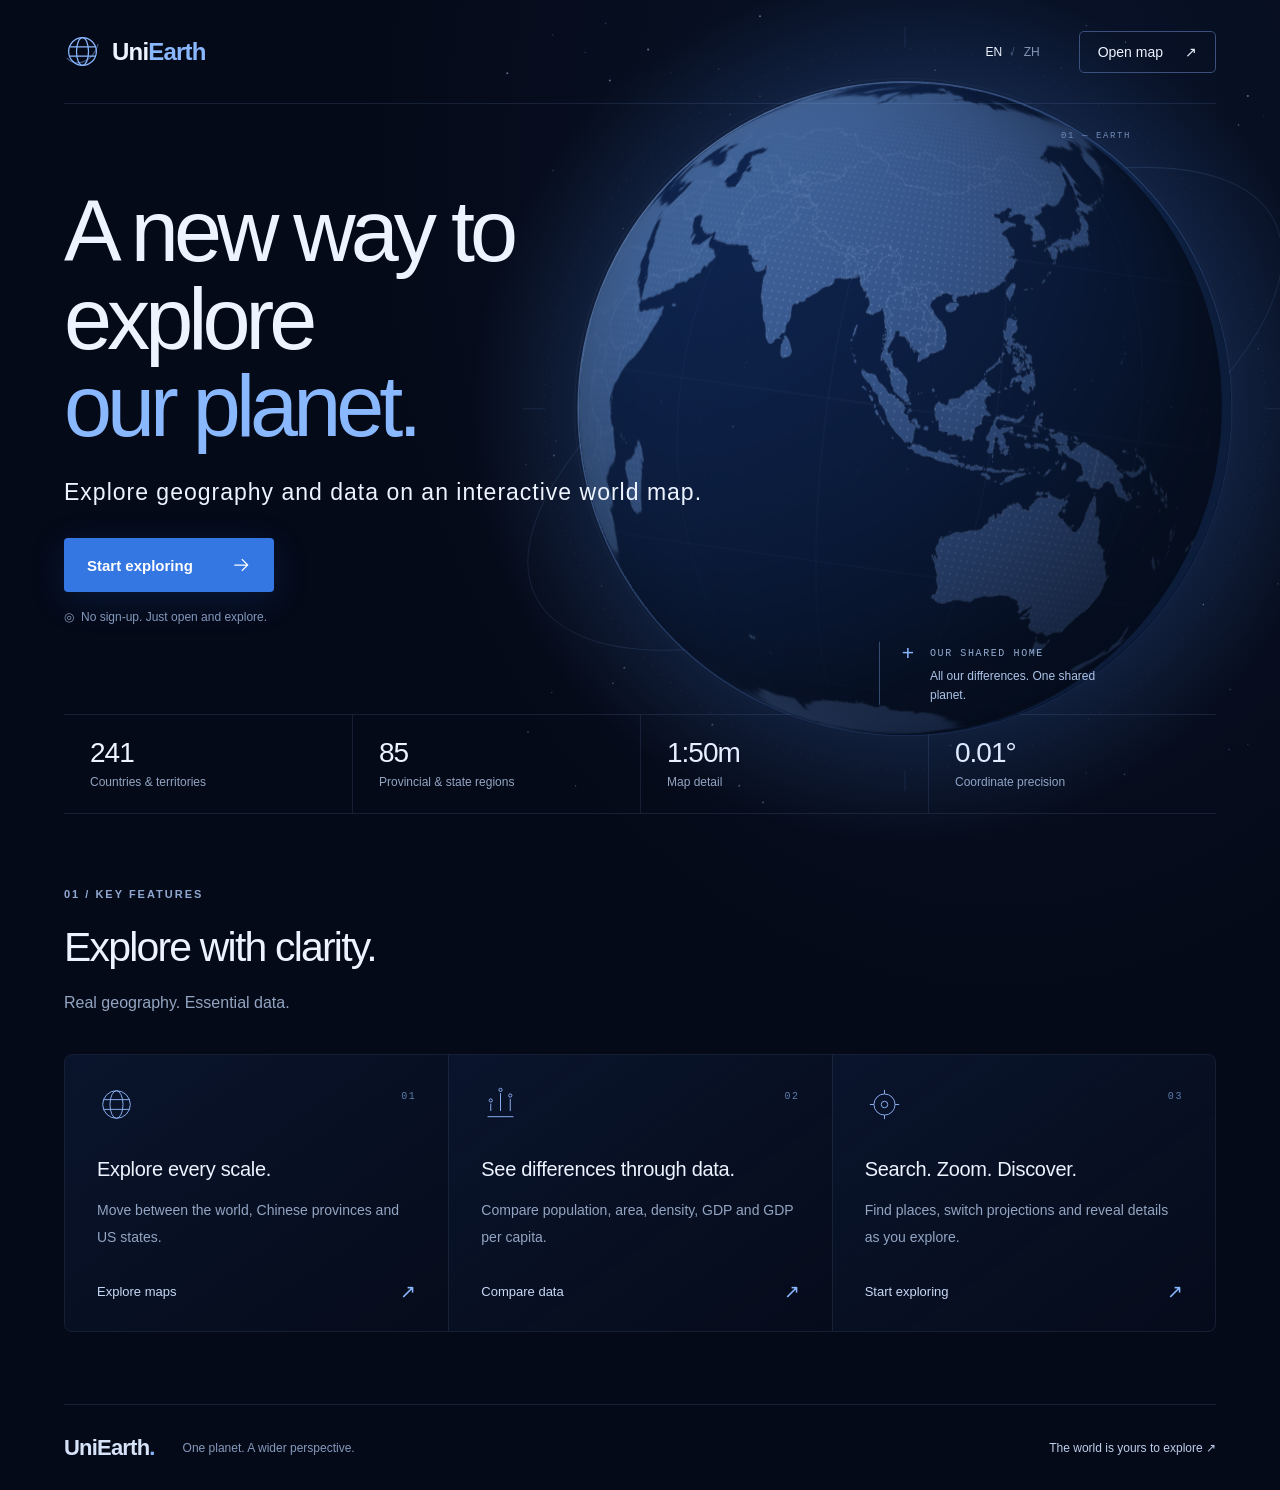
<file: index.html>
<!doctype html>
<html lang="en"><head>
  <meta charset="utf-8">
  <meta name="viewport" content="width=device-width, initial-scale=1">
  <meta name="theme-color" content="#050a18">
  <meta name="description" content="Explore the world, Chinese provinces and US states with UniEarth. Compare population, area, density and GDP on an interactive map. Free, with no sign-up.">
  <title>Interactive World Map &amp; Geography Data | UniEarth</title>
  <!-- SEO:START -->
<meta name="robots" content="index,follow,max-image-preview:large">
<meta property="og:type" content="website">
<meta property="og:site_name" content="UniEarth">
<meta property="og:title" content="Interactive World Map &amp; Geography Data | UniEarth">
<meta property="og:description" content="Explore the world, Chinese provinces and US states with UniEarth. Compare population, area, density and GDP on an interactive map. Free, with no sign-up.">
<meta property="og:locale" content="en_US">
<meta property="og:locale:alternate" content="zh_CN">
<meta name="twitter:card" content="summary_large_image">
<meta name="twitter:title" content="Interactive World Map &amp; Geography Data | UniEarth">
<meta name="twitter:description" content="Explore the world, Chinese provinces and US states with UniEarth. Compare population, area, density and GDP on an interactive map. Free, with no sign-up.">
<meta property="og:image" content="https://uniearth.org/assets/social-preview.png">
<meta property="og:image:width" content="1200">
<meta property="og:image:height" content="630">
<meta property="og:image:type" content="image/png">
<meta property="og:image:alt" content="UniEarth interactive world map and geography data">
<meta name="twitter:image" content="https://uniearth.org/assets/social-preview.png">
<meta name="twitter:image:alt" content="UniEarth interactive world map and geography data">
<link rel="canonical" href="https://uniearth.org/">
<meta property="og:url" content="https://uniearth.org/">
<script type="application/ld+json" id="seo-structured-data">
{
  "@context": "https://schema.org",
  "@graph": [
    {
      "@type": "WebSite",
      "@id": "https://uniearth.org/#website",
      "url": "https://uniearth.org/",
      "name": "UniEarth",
      "inLanguage": [
        "en",
        "zh-CN"
      ]
    },
    {
      "@type": "WebPage",
      "@id": "https://uniearth.org/#webpage",
      "url": "https://uniearth.org/",
      "name": "Interactive World Map & Geography Data | UniEarth",
      "description": "Explore the world, Chinese provinces and US states with UniEarth. Compare population, area, density and GDP on an interactive map. Free, with no sign-up.",
      "inLanguage": "en",
      "isPartOf": {
        "@id": "https://uniearth.org/#website"
      },
      "image": "https://uniearth.org/assets/social-preview.png"
    }
  ]
}
</script>
<!-- SEO:END -->
  <link rel="icon" type="image/svg+xml" href="assets/favicon.svg?v=3">
  <link rel="stylesheet" href="theme.css?v=1">
  <link rel="stylesheet" href="home.css?v=9">
  <script src="i18n.js?v=3" defer=""></script>
  <script src="seo.js?v=1" defer=""></script>
  <script src="home.js?v=10" defer=""></script>
  <script src="home-globe.js?v=1" defer=""></script>
</head>
<body>
  <a class="skip-link" href="#main" data-copy="skip">Skip to content</a>
  <div class="page-shell">
    <header class="site-header">
      <a class="brand" href="index.html" aria-label="UniEarth"><svg viewBox="0 0 40 40" fill="none" aria-hidden="true"><circle cx="20" cy="20" r="15"></circle><ellipse cx="20" cy="20" rx="6.5" ry="15"></ellipse><path d="M6 15h28M6 25h28"></path><path class="brand-orbit" d="M3 27C10 36 30 35 37 12"></path></svg><span>Uni<span class="brand-earth">Earth</span></span></a>
      <div class="header-actions">
        <div class="language-switch" role="group" aria-label="Interface language" data-label="language">
          <button type="button" data-lang="en" aria-pressed="true">EN</button><span aria-hidden="true">/</span><button type="button" data-lang="zh" aria-pressed="false">ZH</button>
        </div>
        <a class="nav-cta" href="map.html" data-map-link=""><span data-copy="openMap">Open map</span><span aria-hidden="true">↗</span></a>
      </div>
    </header>
    <main id="main">
      <section class="hero" aria-labelledby="hero-title">
        <div class="hero-copy">
          <h1 id="hero-title" aria-label="UniEarth — A new way to explore our planet." data-label="heroLabel"><span data-copy="heroLine1">A new way to</span><br><span data-copy="heroLine2">explore</span><br><span class="hero-highlight" data-copy="heroLine3">our planet.</span></h1>
          <p class="hero-tagline" data-copy="tagline">Explore geography and data on an interactive world map.</p>
          <div class="hero-actions">
            <a class="button button-primary" href="map.html" data-map-link=""><span data-copy="start">Start exploring</span><svg viewBox="0 0 24 24" aria-hidden="true"><path d="M4 12h16M13 5l7 7-7 7"></path></svg></a>
          </div>
          <p class="access-note"><span aria-hidden="true">◎</span><span data-copy="access">No sign-up. Just open and explore.</span></p>
        </div>
        <div class="planet-scene">
          <img class="planet-decor" src="assets/earth.svg?v=3" alt="" width="840" height="840" fetchpriority="high" aria-hidden="true">
          <canvas class="planet planet-globe" width="840" height="840" role="img" aria-label="Earth centered on Asia, showing real continental outlines and a geographic grid" data-label="earthAlt"></canvas>
          <div class="planet-caption"><span class="crosshair" aria-hidden="true">+</span><div><span class="mono" data-copy="planetLabel">OUR SHARED HOME</span><p data-copy="planetCaption">All our differences. One shared planet.</p></div></div>
          <span class="planet-index mono" aria-hidden="true" data-copy="planetIndex">01 — EARTH</span>
        </div>
      </section>
      <section class="metrics" aria-label="Product metrics" data-label="metrics">
        <article class="metric"><strong>241</strong><span data-copy="metricCountries">Countries &amp; territories</span></article>
        <article class="metric"><strong>85</strong><span data-copy="metricRegions">Provincial &amp; state regions</span></article>
        <article class="metric"><strong>1:50m</strong><span data-copy="metricScale">Map detail</span></article>
        <article class="metric"><strong>0.01°</strong><span data-copy="metricPrecision">Coordinate precision</span></article>
      </section>
      <section class="discover section" id="discover" aria-labelledby="discover-title">
        <div class="section-heading"><p class="eyebrow" data-copy="discoverEyebrow">01 / KEY FEATURES</p><h2 id="discover-title" data-copy="featureTitle">Explore with clarity.</h2><p data-copy="featureIntro">Real geography. Essential data.</p></div>
        <div class="feature-grid">
          <a class="feature" href="map.html?mode=world" data-map-link="">
            <div class="feature-top"><svg viewBox="0 0 48 48" aria-hidden="true"><circle cx="24" cy="24" r="17"></circle><ellipse cx="24" cy="24" rx="8" ry="17"></ellipse><path d="M8 18h32M8 30h32"></path></svg><span class="mono">01</span></div>
            <h3 data-copy="feature1Title">Explore every scale.</h3><p data-copy="feature1Body">Move between the world, Chinese provinces and US states.</p><span class="feature-link"><span data-copy="feature1Link">Explore maps</span><span aria-hidden="true">↗</span></span>
          </a>
          <a class="feature" href="map.html?metric=density" data-map-link="">
            <div class="feature-top"><svg viewBox="0 0 48 48" aria-hidden="true"><path d="M8 39h32M12 32V23M24 32V10M36 32V17"></path><circle cx="12" cy="19" r="2"></circle><circle cx="24" cy="6" r="2"></circle><circle cx="36" cy="13" r="2"></circle></svg><span class="mono">02</span></div>
            <h3 data-copy="feature2Title">See differences through data.</h3><p data-copy="feature2Body">Compare population, area, density, GDP and GDP per capita.</p><span class="feature-link"><span data-copy="feature2Link">Compare data</span><span aria-hidden="true">↗</span></span>
          </a>
          <a class="feature" href="map.html" data-map-link="">
            <div class="feature-top"><svg viewBox="0 0 48 48" aria-hidden="true"><circle cx="24" cy="24" r="13"></circle><circle cx="24" cy="24" r="4"></circle><path d="M24 6v5M24 37v5M6 24h5M37 24h5"></path></svg><span class="mono">03</span></div>
            <h3 data-copy="feature3Title">Search. Zoom. Discover.</h3><p data-copy="feature3Body">Find places, switch projections and reveal details as you explore.</p><span class="feature-link"><span data-copy="feature3Link">Start exploring</span><span aria-hidden="true">↗</span></span>
          </a>
        </div>
      </section>
    </main>
    <footer class="site-footer"><a class="footer-brand" href="#main">UniEarth<span class="footer-dot">.</span></a><p data-copy="footer">One planet. A wider perspective.</p><a href="map.html" data-map-link=""><span data-copy="footerLink">The world is yours to explore</span><span aria-hidden="true"> ↗</span></a></footer>
  </div>


</body></html>
</file>
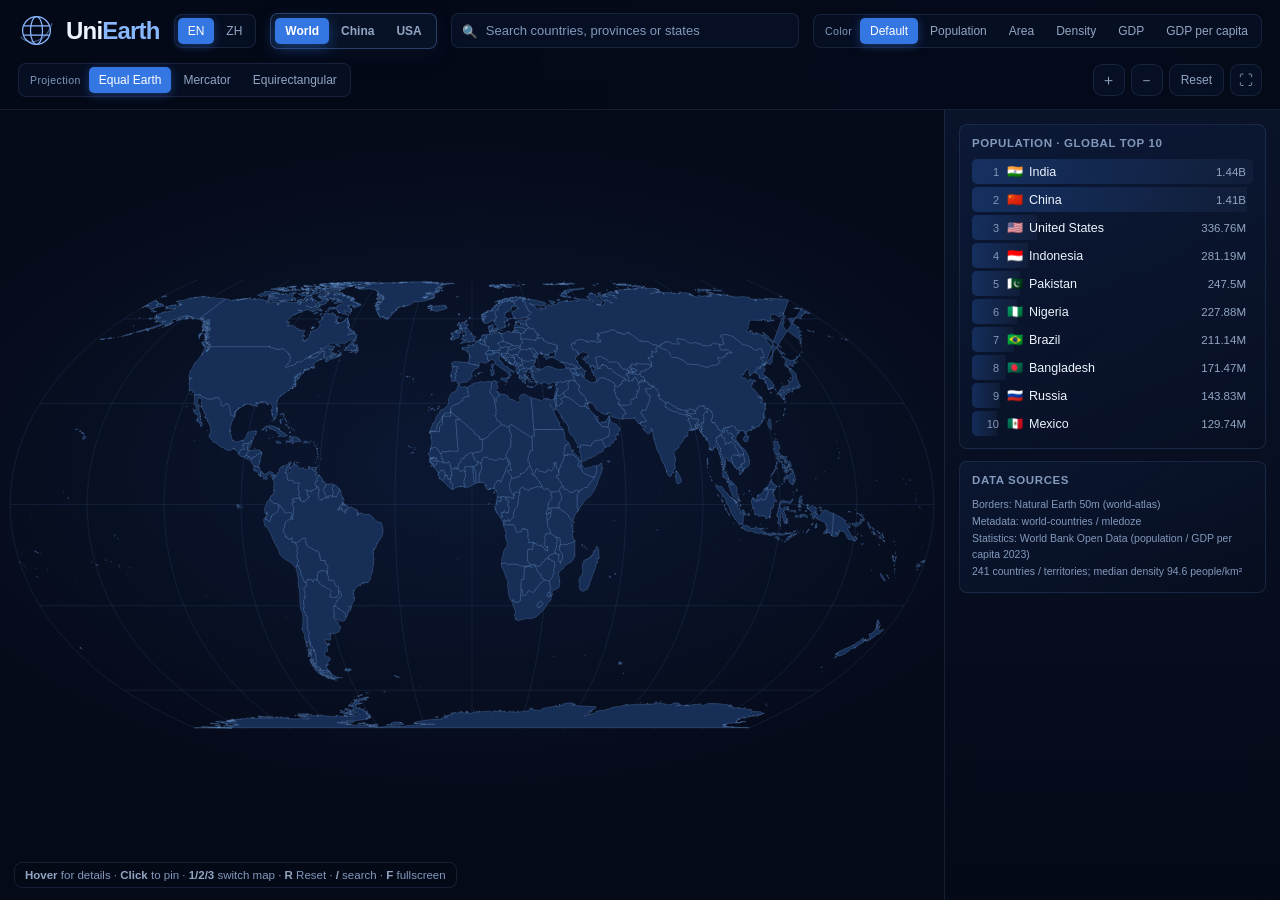
<file: map.html>
<!doctype html>
<html lang="en">
<head>
<meta charset="utf-8">
<meta name="viewport" content="width=device-width, initial-scale=1">
<title>World Map — Population, Area &amp; GDP | UniEarth</title>
<meta name="description" content="Search countries, Chinese provinces and US states on an interactive world map. Compare population, area, density, GDP and GDP per capita with UniEarth.">
<!-- SEO:START -->
<meta name="robots" content="index,follow,max-image-preview:large">
<meta property="og:type" content="website">
<meta property="og:site_name" content="UniEarth">
<meta property="og:title" content="World Map — Population, Area &amp; GDP | UniEarth">
<meta property="og:description" content="Search countries, Chinese provinces and US states on an interactive world map. Compare population, area, density, GDP and GDP per capita with UniEarth.">
<meta property="og:locale" content="en_US">
<meta property="og:locale:alternate" content="zh_CN">
<meta name="twitter:card" content="summary_large_image">
<meta name="twitter:title" content="World Map — Population, Area &amp; GDP | UniEarth">
<meta name="twitter:description" content="Search countries, Chinese provinces and US states on an interactive world map. Compare population, area, density, GDP and GDP per capita with UniEarth.">
<meta property="og:image" content="https://uniearth.org/assets/social-preview.png">
<meta property="og:image:width" content="1200">
<meta property="og:image:height" content="630">
<meta property="og:image:type" content="image/png">
<meta property="og:image:alt" content="UniEarth interactive world map and geography data">
<meta name="twitter:image" content="https://uniearth.org/assets/social-preview.png">
<meta name="twitter:image:alt" content="UniEarth interactive world map and geography data">
<link rel="canonical" href="https://uniearth.org/map.html">
<meta property="og:url" content="https://uniearth.org/map.html">
<script type="application/ld+json" id="seo-structured-data">
{
  "@context": "https://schema.org",
  "@graph": [
    {
      "@type": "WebSite",
      "@id": "https://uniearth.org/#website",
      "url": "https://uniearth.org/",
      "name": "UniEarth",
      "inLanguage": [
        "en",
        "zh-CN"
      ]
    },
    {
      "@type": "WebPage",
      "@id": "https://uniearth.org/map.html#webpage",
      "url": "https://uniearth.org/map.html",
      "name": "World Map — Population, Area & GDP | UniEarth",
      "description": "Search countries, Chinese provinces and US states on an interactive world map. Compare population, area, density, GDP and GDP per capita with UniEarth.",
      "inLanguage": "en",
      "isPartOf": {
        "@id": "https://uniearth.org/#website"
      },
      "image": "https://uniearth.org/assets/social-preview.png",
      "mainEntity": {
        "@id": "https://uniearth.org/map.html#app"
      }
    },
    {
      "@type": "WebApplication",
      "@id": "https://uniearth.org/map.html#app",
      "url": "https://uniearth.org/map.html",
      "name": "World Map — Population, Area & GDP | UniEarth",
      "description": "Search countries, Chinese provinces and US states on an interactive world map. Compare population, area, density, GDP and GDP per capita with UniEarth.",
      "inLanguage": "en",
      "applicationCategory": "EducationalApplication",
      "operatingSystem": "Any",
      "browserRequirements": "Requires JavaScript",
      "isAccessibleForFree": true,
      "featureList": [
        "World, China province and US state maps",
        "Bilingual place search",
        "Population, area, density and GDP comparison",
        "Multiple map projections"
      ]
    }
  ]
}
</script>
<!-- SEO:END -->
<meta name="theme-color" content="#050a18">
<link rel="icon" type="image/svg+xml" href="assets/favicon.svg?v=3">
<link rel="stylesheet" href="theme.css?v=1">
<link rel="stylesheet" href="styles.css?v=6">
</head>
<body>
<div id="app">
  <header class="topbar">
    <a class="brand" href="index.html" id="home-link" aria-label="UniEarth home"><svg viewBox="0 0 40 40" fill="none" aria-hidden="true"><circle cx="20" cy="20" r="15"></circle><ellipse cx="20" cy="20" rx="6.5" ry="15"></ellipse><path d="M6 15h28M6 25h28"></path><path class="brand-orbit" d="M3 27C10 36 30 35 37 12"></path></svg><span>Uni<span class="brand-earth">Earth</span></span></a>

    <div class="seg language-switch" id="language-switch" role="group" aria-label="Interface language">
      <button type="button" data-lang="en" lang="en" class="on" aria-pressed="true">EN</button>
      <button type="button" data-lang="zh" lang="en" aria-pressed="false">ZH</button>
    </div>

    <div class="seg primary" id="mapmodes"></div>

    <div class="search">
      <span class="ico">🔍</span>
      <input id="search" type="text" autocomplete="off" spellcheck="false"
             placeholder="Search countries, provinces or states">
      <div id="suggest" class="suggest"></div>
    </div>

    <div class="seg" id="modes"></div>
    <div class="seg" id="projbtns"></div>

    <div class="zoombar">
      <button data-zoom="in" title="Zoom in">＋</button>
      <button data-zoom="out" title="Zoom out">－</button>
      <button data-zoom="reset" class="wide" title="Reset view">Reset</button>
      <button data-zoom="full" id="fsbtn" class="fs" title="Fullscreen (F)" aria-label="Fullscreen">⛶</button>
    </div>
  </header>

  <main aria-labelledby="map-title">
    <section class="visually-hidden" aria-labelledby="map-title">
      <h1 id="map-title">Interactive world map</h1>
      <p id="map-summary">Search countries, Chinese provinces and US states on an interactive world map. Compare population, area, density, GDP and GDP per capita with UniEarth.</p>
    </section>
    <noscript><div class="no-script"><p>This interactive map needs JavaScript. Enable JavaScript to search, zoom and compare geographic data.</p><p>交互地图需要 JavaScript，请启用后搜索地点、缩放地图和比较地理数据。</p><a href="index.html">About UniEarth / 了解 UniEarth</a></div></noscript>
    <div id="stage">
      <svg id="map" preserveAspectRatio="xMidYMid meet" viewBox="0 0 1000 520"></svg>
      <div id="tooltip"></div>
      <div id="legend"></div>
      <div id="hint"><b>Hover</b> for details · <b>Click</b> to pin · <b>1/2/3</b> switch map · <b>R</b> reset · <b>/</b> search · <b>F</b> fullscreen</div>
    </div>
    <aside id="panel"></aside>
  </main>
</div>
<script src="data.js"></script>
<script src="data-sub.js"></script>
<script src="i18n.js"></script>
<script src="seo.js"></script>
<script src="app.js"></script>
</body>
</html>
</file>
<file: theme.css>
/* Shared identity for the landing page and interactive map. */
:root {
  color-scheme: dark;
  --bg: #050a18;
  --text: #edf3ff;
  --muted: #93a5c2;
  --accent: #8ab8ff;
  --primary: #3476e2;
  --primary-hover: #4789f2;
  --line: rgba(138, 175, 236, .13);
  font-family: -apple-system, BlinkMacSystemFont, "Segoe UI", "PingFang SC", "Microsoft YaHei", sans-serif;
  font-synthesis: none;
}
.brand {
  display: inline-flex;
  align-items: center;
  flex: 0 0 auto;
  gap: 11px;
  color: var(--text);
  font-weight: 680;
  font-size: 24px;
  letter-spacing: -.8px;
  text-decoration: none;
  white-space: nowrap;
}
.brand svg { display: block; flex: 0 0 auto; width: 37px; height: 37px; stroke: var(--accent); stroke-width: 1.35; }
.brand-orbit { opacity: .45; }
.brand-earth { color: var(--accent); }
.brand:focus-visible { outline: 2px solid var(--accent); outline-offset: 6px; }
@media (max-width: 760px) {
  .brand { font-size: 22px; gap: 8px; }
  .brand svg { width: 30px; height: 30px; }
}
@media (max-width: 380px) {
  .brand { font-size: 19px; }
  .brand svg { width: 26px; }
}
</file>
<file: home.css>
* { box-sizing: border-box; }
html { scroll-behavior: smooth; scroll-padding-top: 32px; }
body { margin: 0; background: radial-gradient(ellipse at 78% 12%, #122c5b45, transparent 45%), var(--bg); color: var(--text); -webkit-font-smoothing: antialiased; }
a { color: inherit; text-decoration: none; }
button { font: inherit; }
button, a { -webkit-tap-highlight-color: transparent; }
a:focus-visible, button:focus-visible { outline: 2px solid var(--accent); outline-offset: 6px; }
::selection { color: #050a18; background: var(--accent); }
.page-shell { max-width: 1600px; margin: 0 auto; padding: 0 64px; overflow: clip; }
.site-header { height: 104px; display: flex; align-items: center; gap: 48px; border-bottom: 1px solid var(--line); position: relative; z-index: 3; }
.text-link, .site-footer a { transition: color .18s ease; }
.text-link:hover, .site-footer a:hover { color: var(--accent); }
.header-actions { display: flex; align-items: center; gap: 32px; margin-left: auto; }
.language-switch { display: flex; align-items: center; gap: 2px; font-size: 12px; }
.language-switch span { color: #3b4c70; }
.language-switch button { background: transparent; border: 0; color: #8597b6; padding: 10px 7px; cursor: pointer; min-height: 40px; }
.language-switch button[aria-pressed="true"] { color: var(--text); }
.nav-cta { display: flex; align-items: center; justify-content: center; gap: 22px; padding: 12px 18px; border: 1px solid #3b507c; border-radius: 5px; font-size: 14px; transition: border-color .2s, background .2s; }
.nav-cta:hover { background: #102349; border-color: var(--accent); }
.hero { position: relative; min-height: 610px; display: flex; align-items: center; isolation: isolate; }
.hero-copy { position: relative; z-index: 2; padding: 48px 0 42px; width: 58%; pointer-events: none; }
.hero-copy a { pointer-events: auto; }
.eyebrow { color: #90a8d1; font-size: 11px; letter-spacing: 2px; line-height: 1.6; font-weight: 550; margin: 0 0 26px; }
.hero .eyebrow { display: flex; align-items: center; gap: 10px; }
.status-dot { background: var(--accent); width: 6px; height: 6px; display: inline-block; border-radius: 50%; box-shadow: 0 0 14px #609bff85; }
h1 { font-size: clamp(68px, 6.75vw, 106px); font-weight: 540; letter-spacing: -5px; line-height: 1.015; margin: 0; }
h1 .hero-highlight { color: var(--accent); }
.hero-tagline { font-size: 23px; letter-spacing: 1px; margin: 28px 0 12px; font-weight: 430; }
.hero-actions { margin-top: 32px; display: flex; gap: 28px; align-items: center; }
.button { display: inline-flex; justify-content: center; align-items: center; gap: 38px; padding: 17px 23px; font-size: 15px; border-radius: 4px; font-weight: 650; transition: background .18s, transform .18s; }
.button-primary { background: var(--primary); color: #fff; box-shadow: 0 8px 35px #1f60d92b; }
.button-primary:hover { background: var(--primary-hover); transform: translateY(-2px); }
.button svg { fill: none; stroke: currentColor; stroke-width: 1.5; width: 20px; height: 20px; }
.text-link { display: inline-flex; align-items: center; gap: 16px; font-size: 14px; color: #bfcee6; }
.access-note { display: flex; gap: 7px; color: #8399bc; font-size: 12px; margin-top: 18px; }
.planet-scene { position: absolute; width: min(68vw, 880px); top: 50%; right: -124px; transform: translateY(-50%); z-index: -1; aspect-ratio: 1; }
.planet-decor, .planet-globe { position: absolute; inset: 0; width: 100%; height: 100%; display: block; }
.planet-decor { z-index: 0; }
.planet-globe { z-index: 1; pointer-events: none; }
.planet-caption { position: absolute; bottom: 16%; left: 47%; z-index: 2; display: flex; gap: 16px; align-items: flex-start; padding-left: 22px; border-left: 1px solid #82aeef61; }
.crosshair { color: var(--accent); font-size: 21px; font-weight: 200; line-height: 1; }
.mono { font-family: "SFMono-Regular", Consolas, "Liberation Mono", monospace; font-size: 10px; letter-spacing: 1.6px; color: #93abd0; }
.planet-caption p { color: #acc3e7; margin: 7px 0 0; font-size: 12px; white-space: normal; max-width: 180px; line-height: 1.6; }
.planet-index { position: absolute; top: 18%; right: 24%; z-index: 2; color: #718cb8; font-size: 9px; }
.metrics { display: grid; grid-template-columns: repeat(4, minmax(0, 1fr)); border-top: 1px solid var(--line); border-bottom: 1px solid var(--line); }
.metric { min-width: 0; padding: 22px 26px; }
.metric + .metric { border-left: 1px solid var(--line); }
.metric strong { display: block; color: var(--text); font-size: 28px; font-weight: 530; letter-spacing: -1px; font-variant-numeric: tabular-nums; }
.metric span { display: block; color: var(--muted); font-size: 12px; line-height: 1.45; margin-top: 5px; }
.section { padding: 72px 0; }
.section-heading { margin-bottom: 36px; }
.section-heading .eyebrow { margin-bottom: 16px; }
h2 { font-size: clamp(32px, 3.2vw, 46px); font-weight: 530; letter-spacing: -1.8px; line-height: 1.35; margin: 0; }
.section-heading > p:last-child { color: var(--muted); font-size: 16px; line-height: 1.8; margin: 14px 0 0; }
.feature-grid { display: grid; grid-template-columns: repeat(3, minmax(0,1fr)); border: 1px solid var(--line); border-radius: 8px; overflow: hidden; }
.feature { padding: 30px 32px 28px; display: flex; flex-direction: column; position: relative; background: linear-gradient(145deg, #10234a66, #08132726); transition: background .2s; }
.feature + .feature { border-left: 1px solid var(--line); }
.feature:hover { background: #12274a; }
.feature:focus-visible { outline-offset: -4px; }
.feature-top { display: flex; justify-content: space-between; align-items: flex-start; margin-bottom: 30px; }
.feature-top svg { width: 39px; height: 39px; fill: none; stroke: #8aaff0; stroke-width: 1.2; }
.feature-top .mono { color: #5e7ba9; padding-top: 6px; }
h3 { font-size: 20px; font-weight: 520; line-height: 1.5; margin: 0 0 13px; letter-spacing: -.3px; }
.feature p { color: var(--muted); line-height: 1.9; font-size: 14px; margin: 0 0 30px; max-width: 33em; }
.feature-link { display: flex; align-items: center; justify-content: space-between; color: #c7d8f5; font-size: 13px; margin-top: auto; gap: 16px; }
.feature-link > span:last-child { color: var(--accent); font-size: 19px; }
.site-footer { border-top: 1px solid var(--line); min-height: 86px; display: flex; align-items: center; gap: 28px; font-size: 12px; color: #859abd; }
.footer-brand { font-size: 22px; font-weight: 630; letter-spacing: -.8px; color: #d6e3f9; }
.footer-dot { color: var(--accent); }
.site-footer > a:last-child { margin-left: auto; color: #bfceed; }
.skip-link { position: fixed; top: -80px; left: 20px; padding: 14px 20px; background: var(--accent); color: #08152d; z-index: 10; }
.skip-link:focus { top: 12px; }
@media (min-width: 1440px) { .hero { min-height: 650px; } }
@media (max-width: 1100px) {
  .page-shell { padding: 0 36px; }
  .site-header { gap: 26px; }
  .header-actions { gap: 20px; }
  .hero { min-height: 600px; }
  h1 { font-size: 76px; letter-spacing: -4px; }
  .hero-copy { width: 66%; }
  .planet-scene { right: -166px; width: 750px; opacity: .88; }
  .planet-caption { left: 44%; bottom: 18%; }
  .hero-tagline { font-size: 21px; }
  .feature { padding: 26px; }
}
@media (max-width: 760px) {
  .page-shell { padding: 0 24px; }
  .site-header { height: 82px; gap: 20px; justify-content: space-between; }
  .header-actions { gap: 14px; }
  .nav-cta { gap: 12px; padding: 10px 12px; font-size: 12px; }
  .hero { display: block; min-height: 0; }
  .hero-copy { padding: 44px 0 0; width: 100%; }
  .hero .eyebrow { font-size: 10px; letter-spacing: 1.5px; margin-bottom: 26px; }
  h1 { font-size: clamp(60px, 10vw, 82px); letter-spacing: -3.5px; line-height: 1.04; }
  .hero-tagline { font-size: 20px; margin-top: 26px; letter-spacing: .3px; }
  .hero-actions { gap: 24px; margin-top: 26px; }
  .button { padding: 16px 20px; gap: 26px; font-size: 14px; }
  .text-link { font-size: 13px; gap: 10px; }
  .planet-scene { position: relative; width: min(116%, 610px); right: auto; top: auto; margin: -30px auto -32px; left: 50%; transform: translateX(-50%); opacity: 1; }
  .planet-caption { bottom: 12%; left: 40%; gap: 10px; padding-left: 15px; }
  .planet-caption p { font-size: 11px; }
  .planet-index { top: 15%; }
  .metrics { grid-template-columns: 1fr 1fr; }
  .metric { padding: 18px 14px; }
  .metric:nth-child(3) { border-left: 0; border-top: 1px solid var(--line); }
  .metric:nth-child(4) { border-top: 1px solid var(--line); }
  .metric strong { font-size: 24px; }
  .section { padding: 54px 0; }
  .section-heading { margin-bottom: 32px; }
  .eyebrow { font-size: 10px; letter-spacing: 1.4px; }
  h2 { font-size: 30px; letter-spacing: -1px; }
  .section-heading > p:last-child { font-size: 14px; }
  .feature-grid { grid-template-columns: 1fr; }
  .feature { padding: 26px; }
  .feature + .feature { border-left: 0; border-top: 1px solid var(--line); }
  .feature-top { margin-bottom: 22px; }
  .feature p { margin-bottom: 24px; }
  .site-footer { min-height: 88px; flex-wrap: wrap; gap: 0 18px; padding: 20px 0; }
  .site-footer p { font-size: 11px; }
  .site-footer > a:last-child { width: 100%; margin-top: 12px; }
}
@media (max-width: 380px) {
  .page-shell { padding: 0 18px; }
  .site-header { gap: 10px; }
  .header-actions { gap: 7px; }
  .nav-cta { gap: 8px; padding: 9px; }
  h1 { font-size: 56px; }
  .hero-actions { gap: 17px; }
  .button { gap: 18px; }
  .hero-tagline { font-size: 18px; }
}
@media (prefers-reduced-motion: reduce) { html { scroll-behavior: auto; } *, *::before, *::after { transition: none !important; animation: none !important; } }

html[lang="zh-CN"] h1 { font-size: clamp(58px, 5.7vw, 88px); letter-spacing: -2px; line-height: 1.15; }
@media (max-width: 760px) { html[lang="zh-CN"] h1 { font-size: clamp(45px, 9.5vw, 68px); letter-spacing: -1.5px; } }
</file>
<file: styles.css>
:root {
  --bg-2: #0a142a;
  --panel: rgba(10, 20, 42, .92);
  --panel-solid: #0d1a33;
  --line-strong: rgba(138, 175, 236, .35);
  --text-dim: var(--muted);
  --text-faint: #8399bc;
  --accent-2: var(--accent);
  --selection: #c6deff;
  --land: #172e56;
  --land-hi: #325794;
  --ocean: var(--bg);
  --radius: 8px;
  --shadow: 0 18px 50px rgba(1, 5, 18, .6);
}

* { box-sizing: border-box; }

.visually-hidden {
  position: absolute;
  width: 1px;
  height: 1px;
  padding: 0;
  margin: -1px;
  overflow: hidden;
  clip-path: inset(50%);
  white-space: nowrap;
  border: 0;
}

.no-script {
  position: absolute;
  inset: 12% 10% auto;
  z-index: 10;
  padding: 24px;
  background: var(--panel-solid);
  color: var(--text);
}
.no-script a { color: var(--accent); }

html, body {
  margin: 0;
  height: 100%;
  background: var(--bg);
  color: var(--text);
  font-family: inherit;
  -webkit-font-smoothing: antialiased;
  overflow: hidden;
}

body {
  background: radial-gradient(ellipse at 78% 12%, #122c5b45, transparent 45%), var(--bg);
}

#app {
  height: 100%;
  display: flex;
  flex-direction: column;
}

/* ---------------------------------------------------------------- 顶栏 */
.topbar {
  display: flex;
  align-items: center;
  gap: 14px;
  padding: 12px 18px;
  border-bottom: 1px solid var(--line);
  background: rgba(5, 10, 24, .92);
  backdrop-filter: blur(14px);
  flex-wrap: wrap;
  z-index: 30;
}

.search {
  position: relative;
  flex: 1 1 240px;
  min-width: 190px;
  max-width: 380px;
}
.search input {
  width: 100%;
  padding: 9px 12px 9px 34px;
  border-radius: 8px;
  border: 1px solid var(--line);
  background: rgba(8, 17, 38, 0.85);
  color: var(--text);
  font-size: 13px;
  font-family: inherit;
  outline: none;
  transition: border-color 0.15s, box-shadow 0.15s;
}
.search input:focus {
  border-color: var(--accent);
  box-shadow: 0 0 0 3px rgba(52, 118, 226, 0.16);
}
.search input::placeholder { color: var(--text-faint); }
.search .ico {
  position: absolute;
  left: 11px;
  top: 50%;
  transform: translateY(-50%);
  font-size: 12.5px;
  color: var(--text-faint);
  pointer-events: none;
}
.suggest {
  position: absolute;
  top: calc(100% + 6px);
  left: 0;
  right: 0;
  max-height: 320px;
  overflow-y: auto;
  border-radius: 8px;
  border: 1px solid var(--line-strong);
  background: var(--panel-solid);
  box-shadow: var(--shadow);
  display: none;
  z-index: 40;
  padding: 4px;
}
.suggest.open { display: block; }
.suggest .item {
  display: flex;
  align-items: center;
  gap: 9px;
  padding: 7px 9px;
  border-radius: 5px;
  cursor: pointer;
  font-size: 13px;
}
.suggest .item:hover, .suggest .item.active { background: rgba(52, 118, 226, 0.16); }
.suggest .item .flag { font-size: 15px; width: 20px; text-align: center; }
.suggest .item .en { color: var(--text-faint); font-size: 11.5px; margin-left: auto; }
.suggest .empty { padding: 10px; color: var(--text-faint); font-size: 12.5px; text-align: center; }

.seg {
  display: flex;
  gap: 2px;
  padding: 3px;
  border-radius: 8px;
  border: 1px solid var(--line);
  background: rgba(8, 17, 38, 0.8);
}
.seg button {
  border: 0;
  background: transparent;
  color: var(--text-dim);
  font-family: inherit;
  font-size: 12px;
  padding: 6px 10px;
  border-radius: 5px;
  cursor: pointer;
  white-space: nowrap;
  transition: background 0.15s, color 0.15s;
}
.seg button:hover { color: var(--text); background: rgba(255, 255, 255, 0.05); }
.seg button.on {
  background: var(--primary);
  color: #fff;
  box-shadow: 0 2px 10px rgba(59, 116, 224, 0.4);
}
.seg .lab {
  align-self: center;
  font-size: 10.5px;
  color: var(--text-faint);
  padding: 0 6px 0 8px;
  letter-spacing: 0.4px;
}

.seg.primary {
  padding: 4px;
  border-color: rgba(122, 170, 255, 0.3);
  background: rgba(10, 20, 42, .85);
  box-shadow: 0 6px 18px rgba(10, 24, 52, 0.45);
}
.seg.primary button {
  display: inline-flex;
  align-items: center;
  gap: 5px;
  font-size: 12px;
  font-weight: 600;
  padding: 6px 10px;
}
.seg.primary button .ic { font-size: 13px; line-height: 1; }
.seg.primary button.on {
  background: var(--primary);
  box-shadow: 0 3px 14px rgba(52, 118, 226, 0.45);
}

.zoombar { display: flex; gap: 6px; margin-left: auto; }
.zoombar button {
  width: 32px;
  height: 32px;
  border-radius: 9px;
  border: 1px solid var(--line);
  background: rgba(8, 17, 38, 0.85);
  color: var(--text-dim);
  font-size: 15px;
  font-family: inherit;
  cursor: pointer;
  display: grid;
  place-items: center;
  transition: color 0.15s, border-color 0.15s, background 0.15s;
}
.zoombar button.wide { width: auto; padding: 0 11px; font-size: 12px; }
.zoombar button:hover { color: var(--text); border-color: var(--line-strong); background: rgba(52, 118, 226, 0.14); }
.zoombar button.fs { font-size: 14px; line-height: 1; }
.zoombar button.on {
  color: #fff;
  border-color: rgba(52, 118, 226, 0.55);
  background: rgba(52, 118, 226, 0.24);
  box-shadow: 0 0 0 3px rgba(52, 118, 226, 0.12);
}

/* 全屏时铺满，并保留背景色 */
#app:fullscreen,
#app:-webkit-full-screen {
  width: 100%;
  height: 100%;
  background: var(--bg);
}
#app:fullscreen #stage,
#app:-webkit-full-screen #stage { border-radius: 0; }

/* ---------------------------------------------------------------- 主体 */
main {
  flex: 1;
  display: flex;
  min-height: 0;
}

#stage {
  position: relative;
  flex: 1;
  min-width: 0;
  overflow: hidden;
  background:
    radial-gradient(900px 500px at 50% 45%, rgba(31, 67, 136, 0.24) 0%, transparent 70%),
    var(--ocean);
}

#map { display: block; width: 100%; height: 100%; cursor: grab; touch-action: none; }
#map.dragging { cursor: grabbing; }
#map.flying { cursor: default; }

.ocean-line { fill: none; stroke: rgba(120, 170, 240, 0.10); stroke-width: 1; }

.country {
  fill: var(--land);
  stroke: rgba(140, 190, 255, 0.28);
  stroke-width: 0.75;
  stroke-linejoin: round;
  vector-effect: non-scaling-stroke;  /* 放大后国界保持细线 */
  transition: fill 0.18s ease;
  cursor: pointer;
}
.country:hover { fill: var(--land-hi); }
.country.dim { opacity: 0.55; }
.country.faded { opacity: 0.34; }
.country.hidden { display: none; }
/* 省 / 州 模式：其他国家作为暗色底衬，不参与交互 */
.country.context {
  fill: #081327;
  stroke: rgba(120, 165, 225, 0.16);
  pointer-events: none;
}

/* 省 / 州 图层 */
.sub {
  fill: #1c3966;
  stroke: rgba(150, 195, 255, 0.5);
  stroke-width: 0.85;
  stroke-linejoin: round;
  vector-effect: non-scaling-stroke;
  transition: fill 0.18s ease;
  cursor: pointer;
}
.sub:hover { fill: #325794; }
.sub.hot {
  fill: var(--primary) !important;
  stroke: #dceaff;
  stroke-width: 1.6;
  filter: drop-shadow(0 0 8px rgba(52, 118, 226, 0.9));
}
.sub.sel {
  stroke: var(--selection);
  stroke-width: 1.8;
  filter: drop-shadow(0 0 9px rgba(138, 184, 255, 0.75));
}
.sub.nodata { fill: #0b162c; }
.country.hot {
  fill: var(--primary) !important;
  stroke: #cfe2ff;
  stroke-width: 1.4;
  filter: drop-shadow(0 0 7px rgba(52, 118, 226, 0.85));
}
.country.sel {
  stroke: var(--selection);
  stroke-width: 1.6;
  filter: drop-shadow(0 0 8px rgba(138, 184, 255, 0.7));
}
.country.nodata { fill: #0b162c; }

/* 微小国家的透明点击点 */
.hit { fill: transparent; stroke: none; cursor: pointer; }

.labels { pointer-events: none; }
.labels text {
  fill: #eaf1ff;
  paint-order: stroke;
  stroke: rgba(3, 7, 14, 0.92);
  stroke-width: 3px;          /* 实际宽度由 JS 按缩放写内联样式 */
  stroke-linejoin: round;
  stroke-linecap: round;
  font-weight: 600;
  text-anchor: middle;
  dominant-baseline: central;
  letter-spacing: 0.2px;
  opacity: 0;
  transition: opacity 0.2s;
}
.labels text.show { opacity: 0.94; }

/* 提示条 */
#hint {
  position: absolute;
  left: 14px;
  bottom: 12px;
  font-size: 11.5px;
  color: var(--text-faint);
  background: rgba(5, 10, 24, 0.7);
  border: 1px solid var(--line);
  border-radius: 8px;
  padding: 6px 10px;
  backdrop-filter: blur(8px);
  pointer-events: none;
}
#hint b { color: var(--text-dim); font-weight: 600; }

/* 图例 */
#legend {
  position: absolute;
  right: 14px;
  bottom: 12px;
  min-width: 210px;
  padding: 9px 11px 8px;
  border-radius: 8px;
  border: 1px solid var(--line);
  background: rgba(5, 10, 24, 0.78);
  backdrop-filter: blur(10px);
  font-size: 11px;
  color: var(--text-dim);
  display: none;
}
#legend.open { display: block; }
#legend .title { font-size: 11.5px; color: var(--text); margin-bottom: 7px; font-weight: 600; }
#legend .bar { display: flex; height: 9px; border-radius: 5px; overflow: hidden; }
#legend .bar i { flex: 1; }
#legend .ticks { display: flex; justify-content: space-between; margin-top: 5px; color: var(--text-faint); font-size: 10px; }
#legend .nodata { margin-top: 7px; display: flex; align-items: center; gap: 6px; color: var(--text-faint); }
#legend .nodata i { width: 12px; height: 9px; border-radius: 3px; background: #0b162c; border: 1px solid var(--line); display: inline-block; }

/* 悬停卡片 */
#tooltip {
  position: absolute;
  z-index: 50;
  min-width: 236px;
  max-width: 292px;
  padding: 12px 13px 11px;
  border-radius: 12px;
  border: 1px solid var(--line-strong);
  background: linear-gradient(145deg, rgba(17, 35, 71, .98), rgba(8, 17, 38, .98));
  box-shadow: var(--shadow);
  backdrop-filter: blur(16px);
  opacity: 0;
  transform: translateY(4px);
  transition: opacity 0.12s ease, transform 0.12s ease;
  pointer-events: none;
}
#tooltip.show { opacity: 1; transform: translateY(0); }
.tt-head { display: flex; align-items: center; gap: 9px; margin-bottom: 9px; }
.tt-flag { font-size: 22px; line-height: 1; }
.tt-names { min-width: 0; }
.tt-zh { font-size: 15px; font-weight: 650; letter-spacing: 0.2px; }
.tt-en { font-size: 11px; color: var(--text-faint); margin-top: 1px; }
.tt-iso {
  margin-left: auto;
  font-size: 10px;
  color: var(--text-dim);
  border: 1px solid var(--line);
  border-radius: 5px;
  padding: 2px 5px;
  letter-spacing: 0.5px;
}
.tt-grid { display: grid; grid-template-columns: auto 1fr; gap: 4px 10px; font-size: 12px; }
.tt-grid .k { color: var(--text-faint); white-space: nowrap; }
.tt-grid .v { text-align: right; font-variant-numeric: tabular-nums; }
.tt-grid .v .unit { color: var(--text-faint); font-size: 10.5px; margin-left: 2px; }
.tt-stats {
  display: grid;
  grid-template-columns: 1fr 1fr;
  gap: 7px;
  margin-top: 10px;
  padding-top: 10px;
  border-top: 1px solid var(--line);
}
.tt-stat {
  background: rgba(52, 118, 226, 0.09);
  border: 1px solid rgba(52, 118, 226, 0.16);
  border-radius: 8px;
  padding: 6px 8px;
}
.tt-stat .n { font-size: 15px; font-weight: 650; font-variant-numeric: tabular-nums; letter-spacing: -0.2px; }
.tt-stat .n small { font-size: 10.5px; color: var(--text-dim); font-weight: 500; margin-left: 3px; }
.tt-stat .l { font-size: 10px; color: var(--text-faint); margin-top: 2px; letter-spacing: 0.3px; }
.tt-foot { margin-top: 9px; font-size: 10.5px; color: var(--text-faint); display: flex; gap: 8px; align-items: center; }
.tt-foot .dot { color: var(--accent); }

/* ---------------------------------------------------------------- 侧栏 */
#panel {
  width: 336px;
  flex: 0 0 336px;
  border-left: 1px solid var(--line);
  background: linear-gradient(180deg, rgba(10, 20, 42, .96), rgba(5, 10, 24, .96));
  backdrop-filter: blur(14px);
  overflow-y: auto;
  padding: 14px;
  display: flex;
  flex-direction: column;
  gap: 12px;
}
#panel::-webkit-scrollbar { width: 9px; }
#panel::-webkit-scrollbar-thumb { background: rgba(138, 175, 236, 0.2); border-radius: 5px; }

.card {
  border: 1px solid var(--line);
  border-radius: var(--radius);
  background: linear-gradient(145deg, #10234a66, #08132726);
  padding: 12px;
}
.card h3 {
  margin: 0 0 10px;
  font-size: 11.5px;
  letter-spacing: 1.1px;
  text-transform: uppercase;
  color: var(--text-faint);
  font-weight: 600;
  display: flex;
  align-items: center;
  gap: 7px;
}
.card h3 .clear {
  margin-left: auto;
  text-transform: none;
  letter-spacing: 0;
  font-size: 11px;
  color: var(--text-dim);
  cursor: pointer;
  border: 1px solid var(--line);
  border-radius: 6px;
  padding: 2px 7px;
}
.card h3 .clear:hover { color: var(--text); border-color: var(--line-strong); }

.sel-head { display: flex; align-items: center; gap: 11px; }
.sel-flag { font-size: 32px; line-height: 1; }
.sel-zh { font-size: 19px; font-weight: 680; letter-spacing: 0.2px; }
.sel-en { font-size: 11.5px; color: var(--text-faint); margin-top: 2px; }
.sel-tags { display: flex; gap: 5px; margin-top: 7px; flex-wrap: wrap; }
.tag {
  font-size: 10.5px;
  color: var(--text-dim);
  border: 1px solid var(--line);
  background: rgba(255, 255, 255, 0.03);
  border-radius: 20px;
  padding: 2px 8px;
}
.tag.hi { color: #cfe2ff; border-color: rgba(52, 118, 226, 0.4); background: rgba(52, 118, 226, 0.14); }
.tag:hover { color: var(--text); border-color: var(--line-strong); }

/* 搜索结果里的“省 / 州”标记 */
.suggest .item .pill {
  font-size: 10px;
  color: var(--text-dim);
  border: 1px solid var(--line);
  border-radius: 20px;
  padding: 1px 6px;
  flex: 0 0 auto;
}

.kv { display: flex; justify-content: space-between; gap: 10px; font-size: 12.5px; padding: 5.5px 0; border-bottom: 1px dashed rgba(138, 175, 236, 0.12); }
.kv:last-child { border-bottom: 0; }
.kv .k { color: var(--text-faint); flex: 0 0 auto; }
.kv .v { text-align: right; font-variant-numeric: tabular-nums; }
.kv .v small { color: var(--text-faint); font-size: 10.5px; }

.stats3 { display: grid; grid-template-columns: repeat(3, 1fr); gap: 7px; margin-top: 2px; }
.stats3 .box { background: rgba(52, 118, 226, 0.08); border: 1px solid rgba(52, 118, 226, 0.16); border-radius: 9px; padding: 7px 6px; text-align: center; }
.stats3 .n { font-size: 14.5px; font-weight: 660; font-variant-numeric: tabular-nums; }
.stats3 .n small { font-size: 10px; color: var(--text-dim); font-weight: 500; }
.stats3 .l { font-size: 10px; color: var(--text-faint); margin-top: 2px; }

.rank { display: flex; flex-direction: column; gap: 3px; }
.rank .row {
  display: grid;
  grid-template-columns: 20px 1fr auto;
  align-items: center;
  gap: 8px;
  padding: 5px 7px;
  border-radius: 5px;
  cursor: pointer;
  font-size: 12.5px;
  position: relative;
  overflow: hidden;
}
.rank .row:hover { background: rgba(52, 118, 226, 0.14); }
.rank .row.on { background: rgba(138, 184, 255, 0.15); }
.rank .row .idx { color: var(--text-faint); font-size: 11px; text-align: right; font-variant-numeric: tabular-nums; }
.rank .row .nm { white-space: nowrap; overflow: hidden; text-overflow: ellipsis; display: flex; align-items: center; gap: 6px; }
.rank .row .nm .flag { font-size: 13px; }
.rank .row .val { color: var(--text-dim); font-variant-numeric: tabular-nums; font-size: 11.5px; }
.rank .row .bg { position: absolute; inset: 0 auto 0 0; background: linear-gradient(90deg, rgba(52, 118, 226, 0.26), rgba(138, 184, 255, 0.05)); }
.rank .row > *:not(.bg) { position: relative; }  /* 文字压在数据条之上 */
.rank .empty { color: var(--text-faint); font-size: 12px; padding: 6px; }

.tips { font-size: 11.5px; color: var(--text-faint); line-height: 1.75; }
.tips kbd {
  font-family: inherit;
  background: rgba(255, 255, 255, 0.06);
  border: 1px solid var(--line);
  border-radius: 5px;
  padding: 1px 5px;
  font-size: 10.5px;
  color: var(--text-dim);
}
.src { font-size: 10.5px; color: var(--text-faint); line-height: 1.6; }

@media (max-width: 860px) {
  main { flex-direction: column; }
  #panel { width: auto; flex: 0 0 auto; max-height: 42vh; border-left: 0; border-top: 1px solid var(--line); }
  #hint { display: none; }
}

/* English labels need room to wrap without widening the page. */
.language-switch { flex: 0 0 auto; }
.seg { max-width: 100%; }
#modes, #projbtns { flex-wrap: wrap; align-items: center; }
.seg button:focus-visible, .zoombar button:focus-visible {
  outline: 2px solid var(--accent-2);
  outline-offset: 2px;
}
.card h3 { flex-wrap: wrap; letter-spacing: 0.6px; }
.card h3 .clear { white-space: nowrap; }
.kv .k { flex: 0 1 48%; }
.kv .v { min-width: 0; overflow-wrap: anywhere; }
.stats3 .box { min-width: 0; }
.stats3 .l { overflow-wrap: anywhere; }
@media (max-width: 600px) {
  .topbar { gap: 8px; padding: 10px; }
  .search { max-width: none; }
  .seg button { padding: 6px 8px; }
}

.seg button.on:hover, .seg.primary button.on:hover { background: var(--primary-hover); }
::selection { background: var(--accent); color: var(--bg); }
</file>
